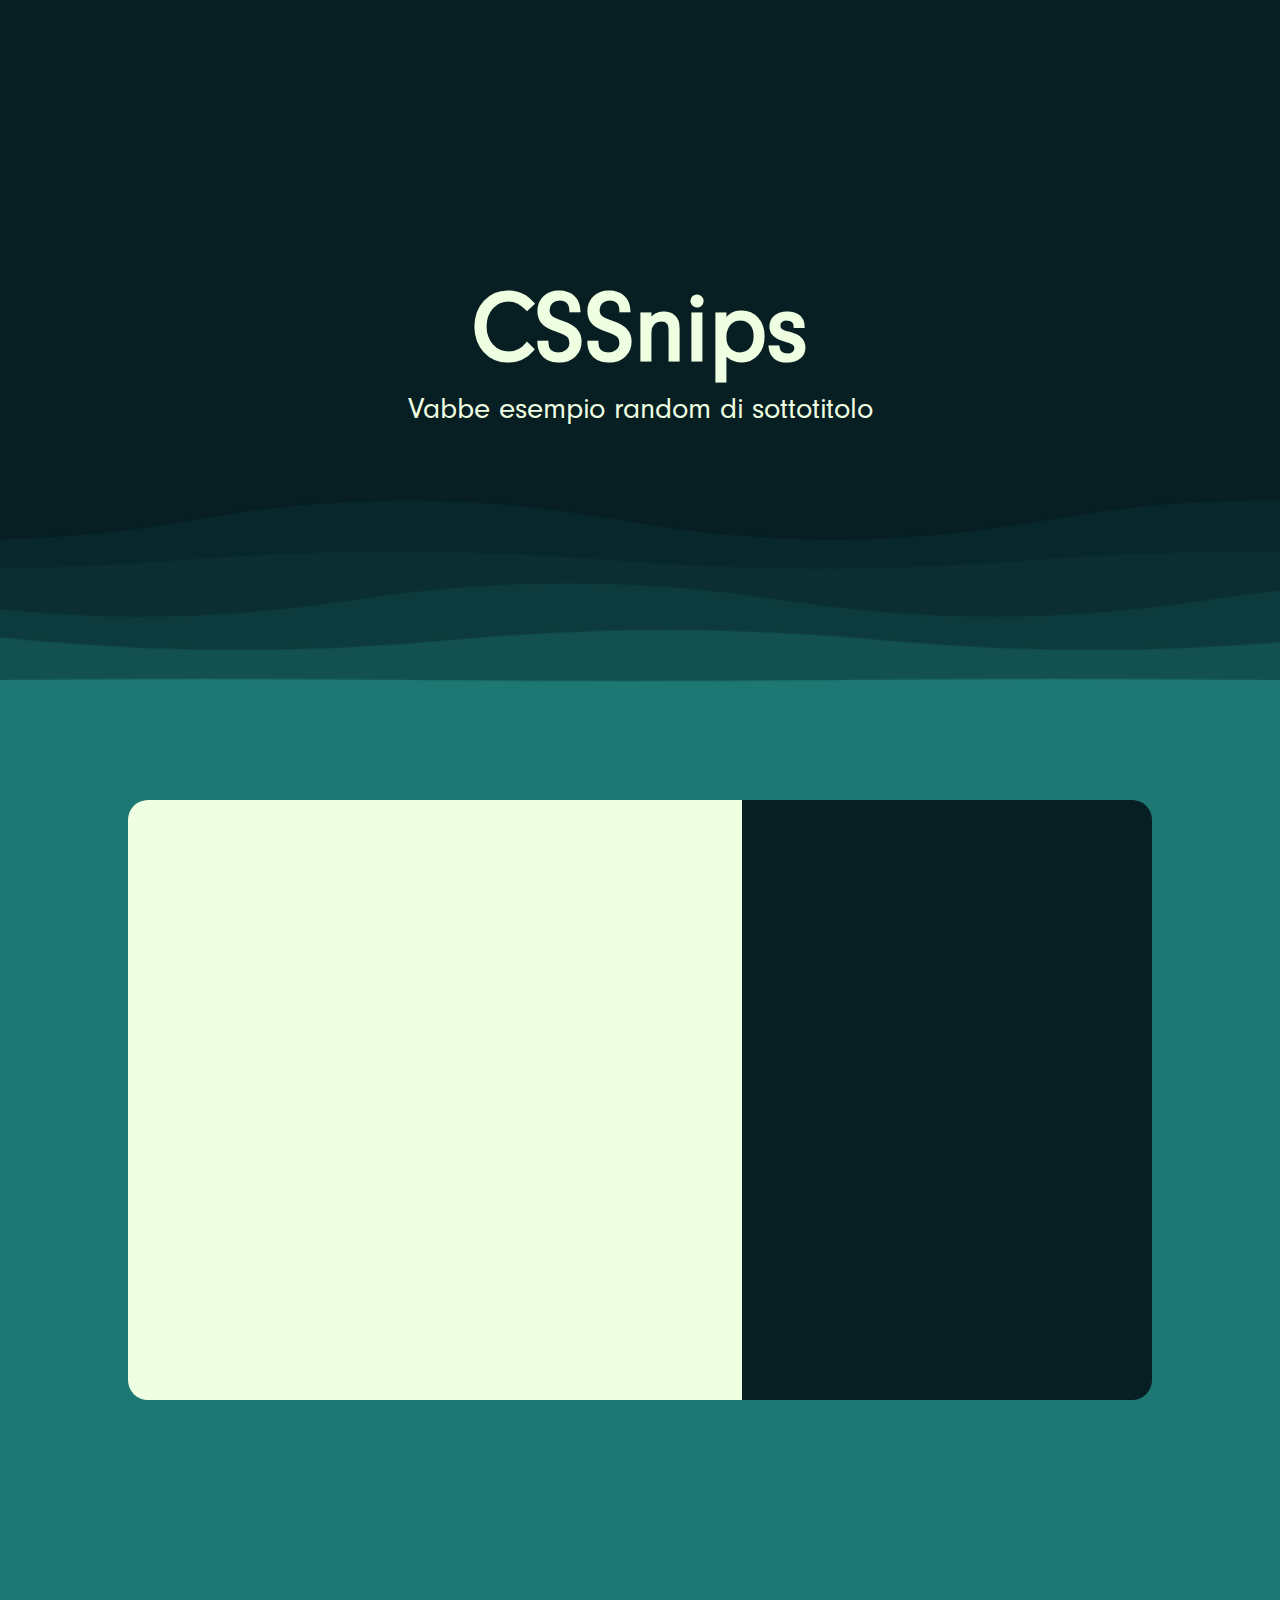
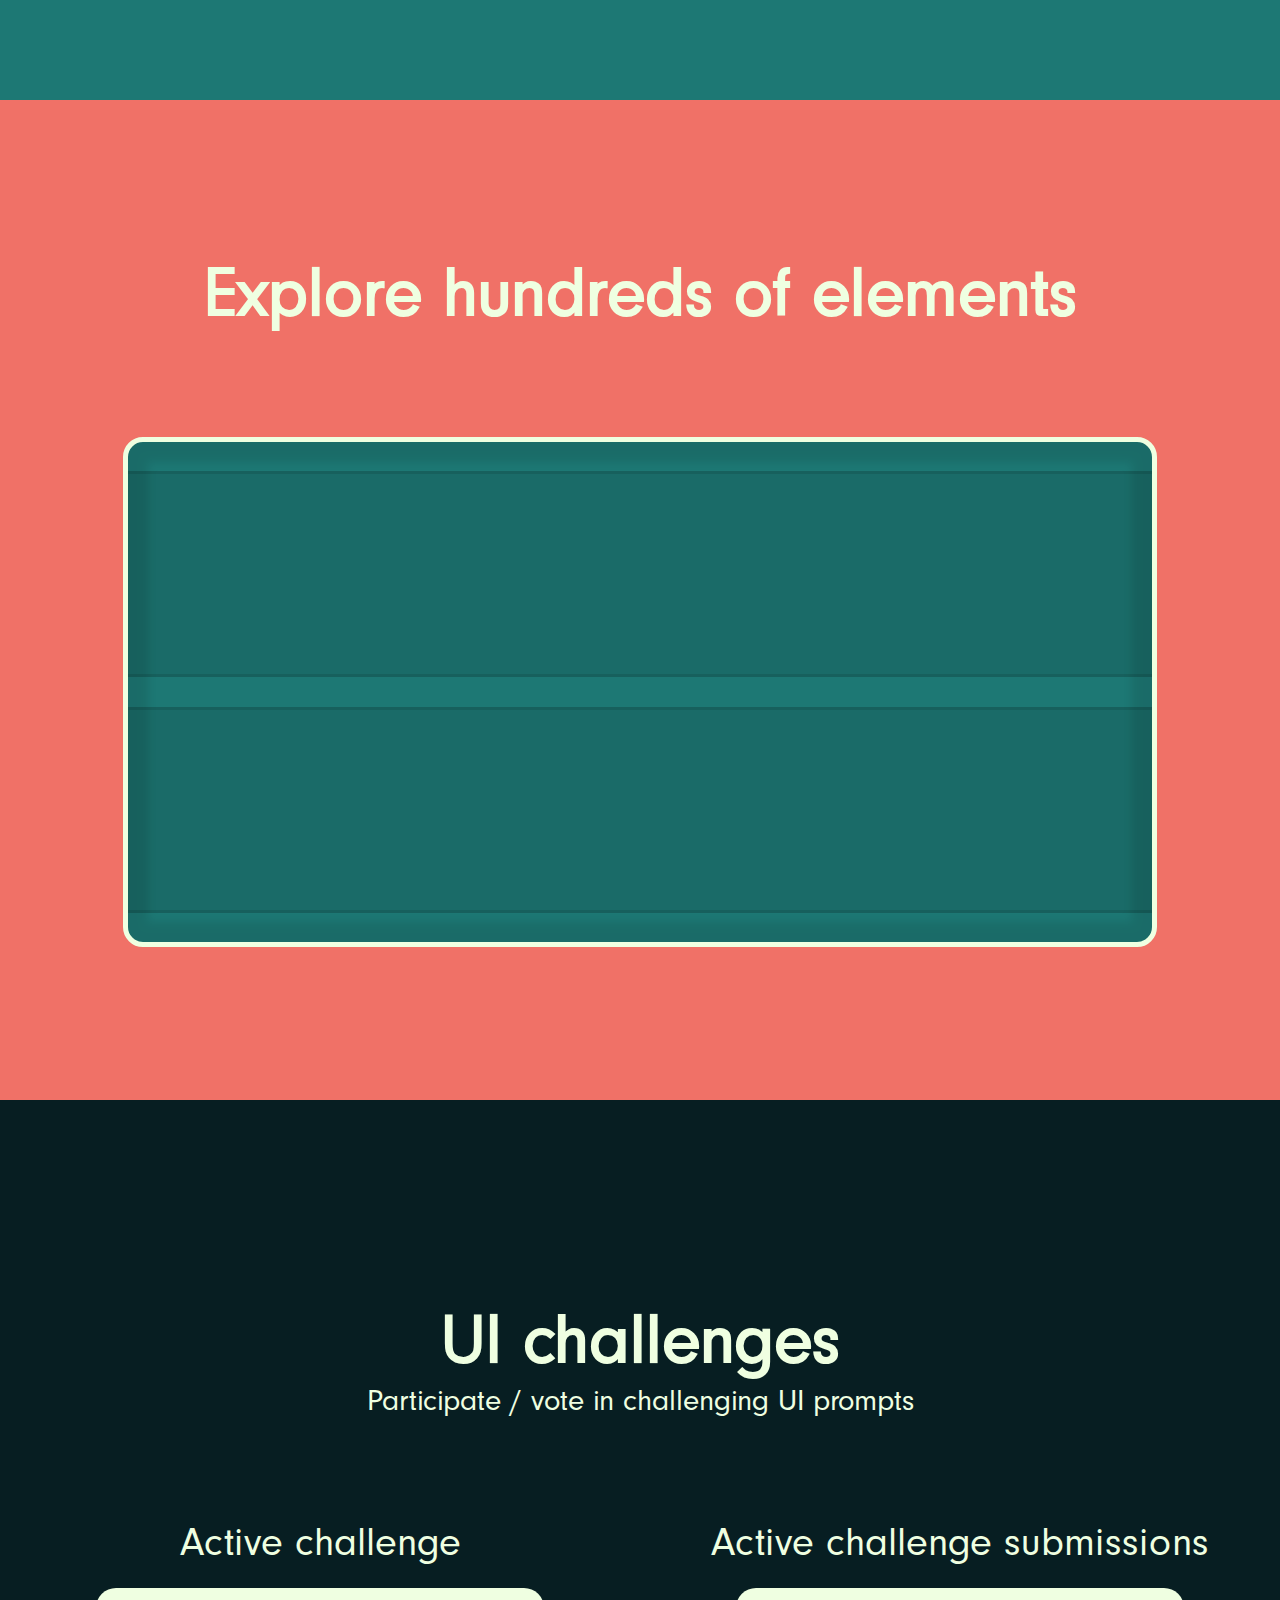
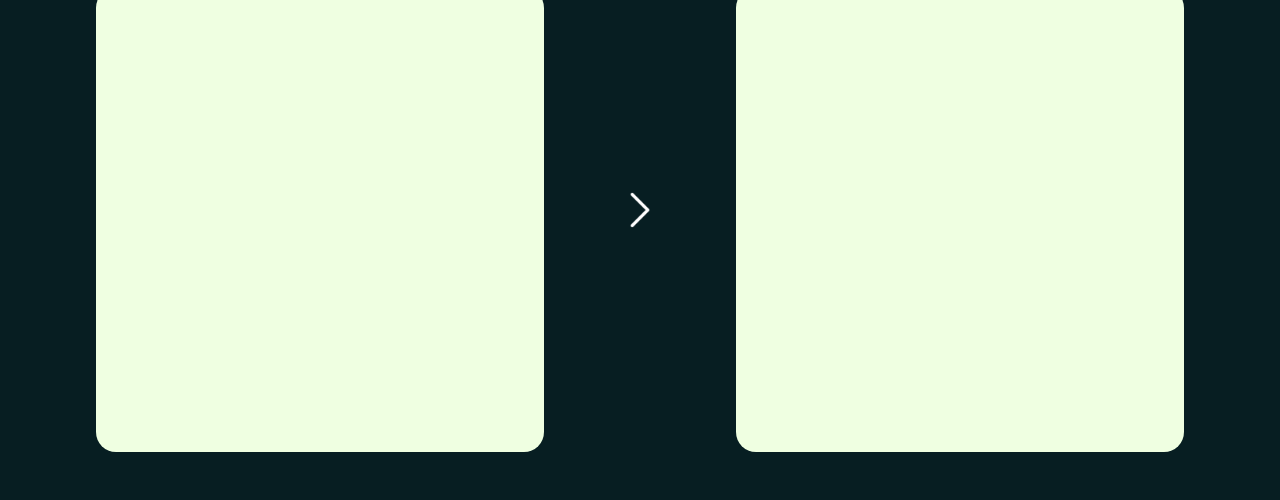
<file: index.html>
<!DOCTYPE html>
<html lang="en">

<head>
    <meta charset="UTF-8">
    <meta name="viewport" content="width=device-width, initial-scale=1.0">
    <title>CSSnips - Home</title>
    <link rel="stylesheet" href="index.css">
    <link rel="stylesheet" href="assets/NoveoSans-Book/style.css">
</head>

<body>
    <div class="first-container">
        <div class="title-container">
            <span class="title">CSSnips</span>
            <span class="subtitle">Vabbe esempio random di sottotitolo</span>
        </div>
        <canvas id="first-container-canvas"></canvas>
    </div>
    <div class="second-container">
        <div class="code-container">
            <iframe class="preview-box"></iframe>
            <div class="code-box">

            </div>
        </div>
    </div>
    <div class="third-container">
        <span class="secondary-title">Explore hundreds of elements</span>
        <div class="slideshow-container">
            <div class="slideshow"></div>
            <div class="slideshow"></div>
        </div>
    </div>
    <div class="fourth-container">
        <div class="title-container">
            <span class="secondary-title">UI challenges</span>
            <span class="secondary-subtitle">Participate / vote in challenging UI prompts</span>
        </div>
        <div class="activec">
            <div class="activec-container">
                <span class="activec-box-title">Active challenge</span>
                <div class="activec-box">
                    <span class="activec-image"></span>
                    <span class="activec-title"></span>
                </div>
            </div>
            <img src="assets/up-arrow.png" class="activec-arrow">
            <div class="activec-container">
                <span class="activec-box-title">Active challenge submissions</span>
                <div class="activec-box">

                </div>
            </div>
        </div>
    </div>
</body>
<script src="assets/scripts/title-wave2.js"></script>

</html>
</file>
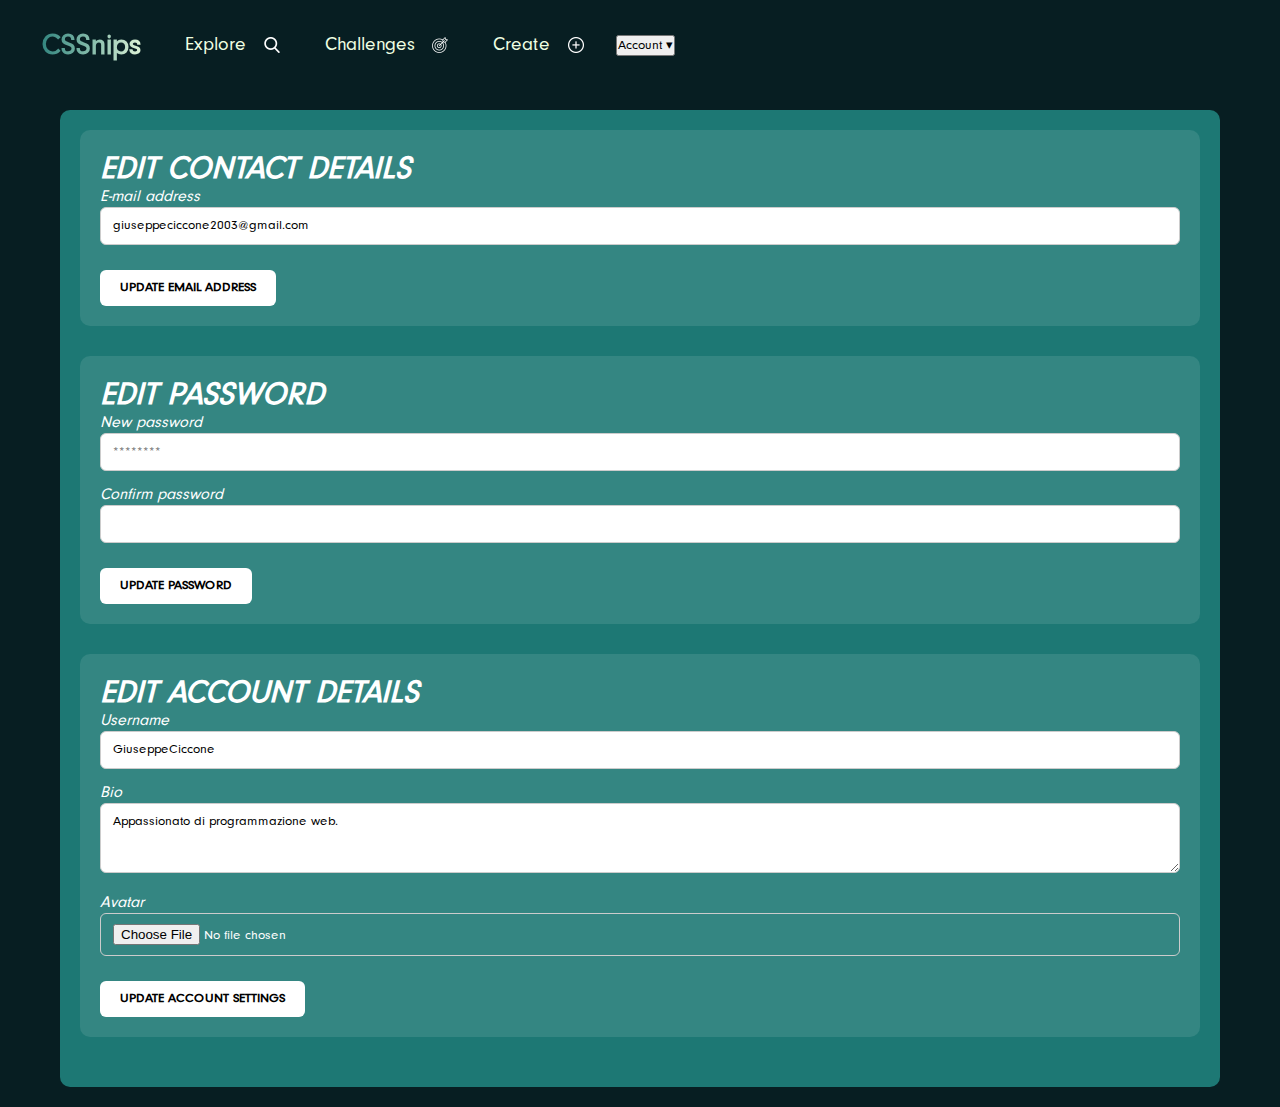
<file: account_settings.html>
<!DOCTYPE html>
<html lang="it">

<head>
  <meta charset="UTF-8">
  <meta name="viewport" content="width=device-width, initial-scale=1.0">
  <title>Account settings</title>
  <link rel="stylesheet" href="account_settings.css">
  <link rel="stylesheet" href="assets/NoveoSans-Book/style.css">
  <link rel="stylesheet" href="navbar.css">
  <script src="account_settings.js"></script>
</head>

<body>

  <header class="navbar">
    <div class="left-navbar">
        <a href="index.php" class="navbar-title">CSSnips</a>
        <button class="nbutton" onclick="location.href='explorer.php'" type="button">
            <span>Explore</span>
            <img src="assets/images/search.png" class="nicon">
        </button>
        <button class="nbutton" onclick="location.href = 'challenges.html'" type="button">
            <span>Challenges</span>
            <img src="assets/images/target.png" class="nicon">
        </button>
        <button class="nbutton" onclick="location.href = 'creator.php'" type="button">
            <span>Create</span>
            <img src="assets/images/add.png" class="nicon">
        </button>
        <div class="dropdown">
          <button class="dropbtn">Account ▾</button>
          <div class="dropdown-content">
            <a href="account.html">Account</a>
            <a href="activity.html">Activity</a>
            <a href="watchlist.html">Watchlist</a>
            <a href="account_settings.html">Account settings</a>
            <a href="logout.php">Logout</a>
          </div> 
        </div>
    </div>
  </header>

  <main class="settings-container">
    
    <var class="main_var">

      <section class="contact">
        <div class="section">
          <h1>EDIT CONTACT DETAILS</h1>
          <form id="email-form">
            <label for="email">E-mail address</label>
            <input type="email" id="email" value="giuseppeciccone2003@gmail.com">
            <span id="email-error" class="error-message"></span>
            <button class="btn" onclick="return validateEmail()">UPDATE EMAIL ADDRESS</button>
          </form>
        </div>
      </section>
      
      <section class="sectionn">
        <div class="section">
          <h1>EDIT PASSWORD</h1>
          <form id="password-form">
            <label for="new-password">New password</label>
            <input type="password" id="password" name="password" placeholder="********" />
            <span id="password-error" class="error-message"></span>
          
            <label for="confirm-password">Confirm password</label>
            <input type="password" id="confirm-password">
            <span id="confirm-error" class="error-message"></span>
          
            <button type="submit" class="btn" onclick="return validatePassword()">UPDATE PASSWORD</button>
          </form>
        </div>
      </section> 
      
      <section class="sectionn">
        <div class="section">
          <h1>EDIT ACCOUNT DETAILS</h1>
          <form id="account-form">
            <label for="username">Username</label>
            <input type="text" id="username" name="username" value="GiuseppeCiccone" />
    
            <label for="bio">Bio</label>
            <textarea id="bio" name="bio" rows="3">Appassionato di programmazione web.</textarea>
    
            <label for="fotoProfilo">Avatar</label>
            <input type="file" id="fotoProfilo" name="fotoProfilo" accept=".jpg, .jpeg" />
    
            <button type="submit" class="btn">UPDATE ACCOUNT SETTINGS</button>
          </form>
        </div>
      </section>


    </var>
  </main>
</body>
</html>
</file>
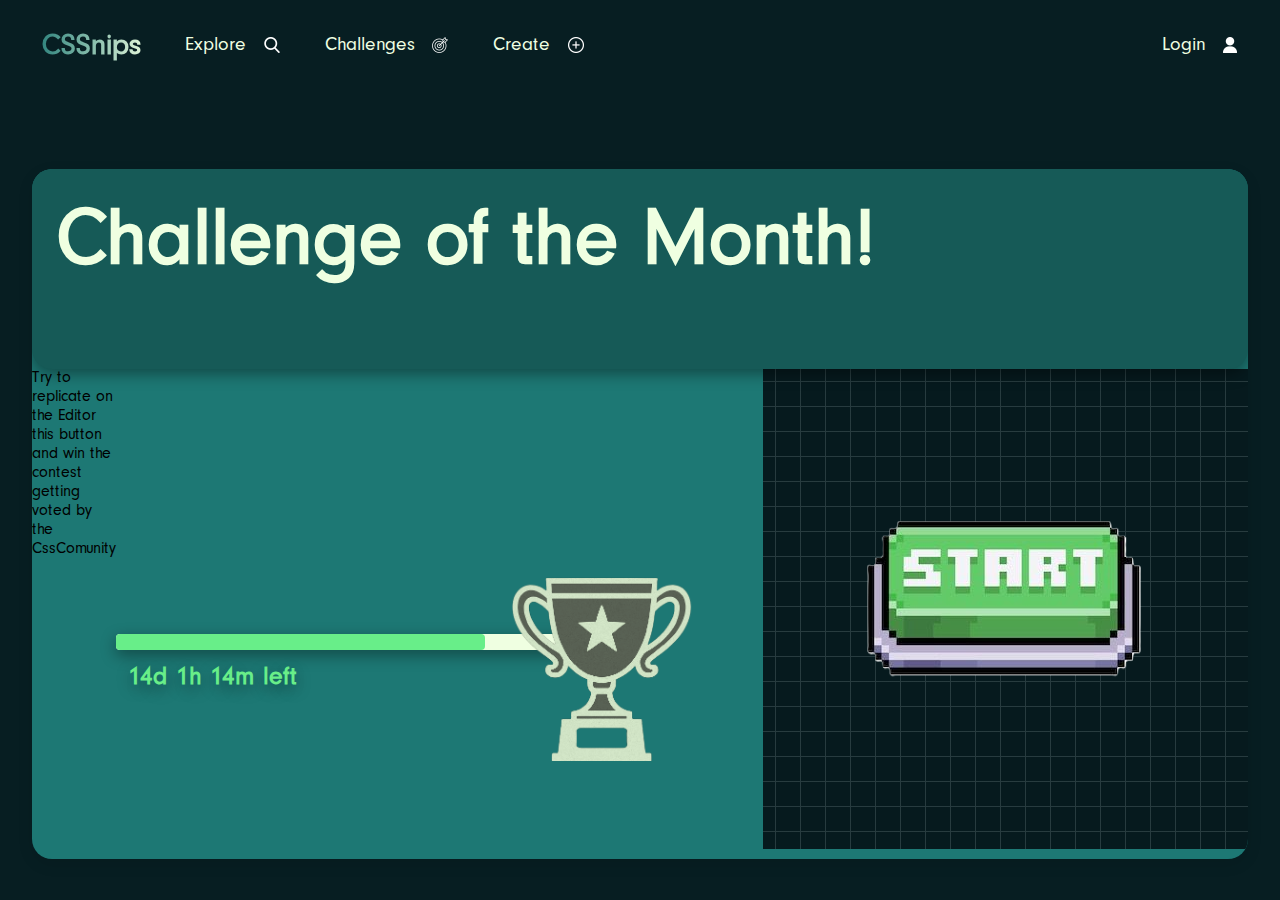
<file: challenge_selected.html>
<!DOCTYPE html>
<html lang="en">

<head>
    <meta charset="UTF-8">
    <meta name="viewport" content="width=device-width, initial-scale=1.0">
    <title>CSSnip - Challenge</title>
    <link rel="stylesheet" href="data.css">
    <link rel="stylesheet" href="assets/NoveoSans-Book/style.css">
    <link rel="stylesheet" href="challenge_selected.css">
    <link rel="stylesheet" href="navbar.css">

</head>

<body>
    <div class="navbar">
        <div class="left-navbar">
            <a href="index.php" class="navbar-title">CSSnips</a>
            <button class="nbutton" onclick="C" type="button">
                <span>Explore</span>
                <img src="assets/search.png" class="nicon">
            </button>
            <button class="nbutton" onclick="location.href = 'challenges.html'" type="button">
                <span>Challenges</span>
                <img src="assets/target.png" class="nicon">
            </button>
            <button class="nbutton" onclick="location.href = 'creator.php'" type="button">
                <span>Create</span>
                <img src="assets/add.png" class="nicon">
            </button>
        </div>
        <div class="right-navbar">
            <button class="nbutton" type="button">
                <span>Login</span>
                <img src="assets/user.png" class="nicon">
            </button>
        </div>
    </div>
    <div id="rest">
        <div class="contest-box">

            <div class="contest-info-box">
                <div class="contest-title">Challenge of the Month!</div>
                <div class="contest-subtitle">Try to replicate on the Editor this button
                    and win the contest getting voted by the CssComunity</div>
                <div class="data">
                    <div class="range">
                        <div class="fill">
                        </div>
                    </div>
                    <p class="data-days">
                        14d 1h 14m left
                    </p>
                </div>
                <img src="assets/trophy.png" class="nicon-trophy">
                <div class="contest-background-target">
                    <img src="assets/pixel_botton.png" class="nicon-target">
                </div>
            </div>

        
        </div>
        

    </div>


</body>
</file>
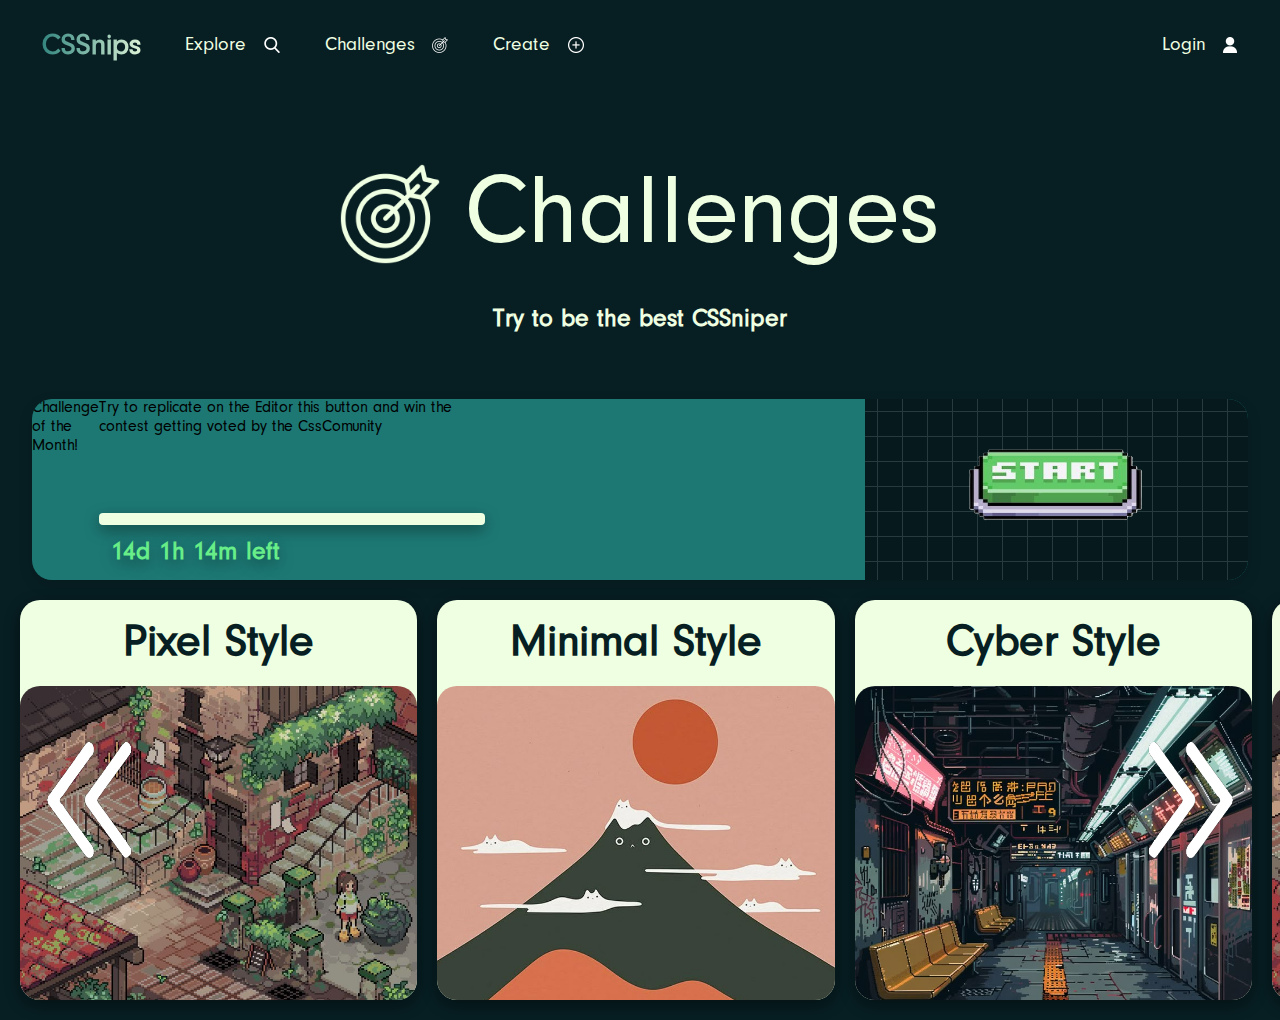
<file: challenges.html>
<!DOCTYPE html>
<html lang="en">

<head>
    <meta charset="UTF-8">
    <meta name="viewport" content="width=device-width, initial-scale=1.0">
    <title>CSSnip - Challenges</title>
    <link rel="stylesheet" href="data.css">
    <link rel="stylesheet" href="assets/NoveoSans-Book/style.css">
    <link rel="stylesheet" href="challenges.css">
    <link rel="stylesheet" href="navbar.css">

</head>

<body>
    <div class="navbar">
        <div class="left-navbar">
            <a href="index.php" class="navbar-title">CSSnips</a>
            <button class="nbutton" onclick="C" type="button">
                <span>Explore</span>
                <img src="assets/images/search.png" class="nicon">
            </button>
            <button class="nbutton" onclick="location.href = 'challenges.html'" type="button">
                <span>Challenges</span>
                <img src="assets/images/target.png" class="nicon">
            </button>
            <button class="nbutton" onclick="location.href = 'creator.php'" type="button">
                <span>Create</span>
                <img src="assets/images/add.png" class="nicon">
            </button>
        </div>
        <div class="right-navbar">
            <button class="nbutton" type="button">
                <span>Login</span>
                <img src="assets/images/user.png" class="nicon">
            </button>
        </div>
    </div>
    <div id="rest">
        <div class="first-container">
            <div class="title-container">
                <img src="assets/images/target.png" class="nicon">
                <span class="title">Challenges</span>
            </div>
            <div class="subtitle-container">
                <span class="subtitle">Try to be the best CSSniper </span>
            </div>

        </div>
        <div class="contest-box" onclick="location.href = 'challenge_selected.html' " type="button">

            <div class="contest-title">Challenge of the Month!</div>
            <div class="contest-subtitle">Try to replicate on the Editor this button
                and win the contest getting voted by the CssComunity</div>
            <div class="data">
                
                <div class="range">
                    <div class="fill">
                    </div>
                </div>
                <p class="data-days">
                    14d 1h 14m left
                </p>
            </div>
            <!-- <img src="assets/images/trophy.png" class="nicon-trophy"> -->
            <div class="contest-background-target">
                <img src="assets/images/pixel_botton.png" class="nicon-target">
            </div>

        </div>
        <div class="challenge-container">
            <img src="assets/images/scroll-arrow-left.png" id="s-left" class="scroll-button left">
            <div id="s-carosello" class="carosello">
                <div class="active-challenge-box">
                    <div class="title-active-challenge-box">Pixel Style</div>
                    <img src="assets/images/challenge-img1.jpg" class="background-active-challenge-box">
                </div>
                <div class="active-challenge-box">
                    <div class="title-active-challenge-box">Minimal Style</div>
                    <img src="assets/images/challenge-img2.jpg" class="background-active-challenge-box">
                </div>
                <div class="active-challenge-box">
                    <div class="title-active-challenge-box">Cyber Style</div>
                    <img src="assets/images/challenge-img3.jpg" class="background-active-challenge-box">
                </div>
                <div class="active-challenge-box">
                    <div class="title-active-challenge-box">Modern Style</div>
                    <img src="assets/images/challenge-img1.jpg" class="background-active-challenge-box">
                </div>
                <div class="active-challenge-box">
                    <div class="title-active-challenge-box">Medieval Style</div>
                    <img src="assets/images/challenge-img1.jpg" class="background-active-challenge-box">
                </div>
            </div>
            <img src="assets/images/scroll-arrow-right.png" id="s-right" class="scroll-button right" >
        </div>
    </div>


</body>
</file>
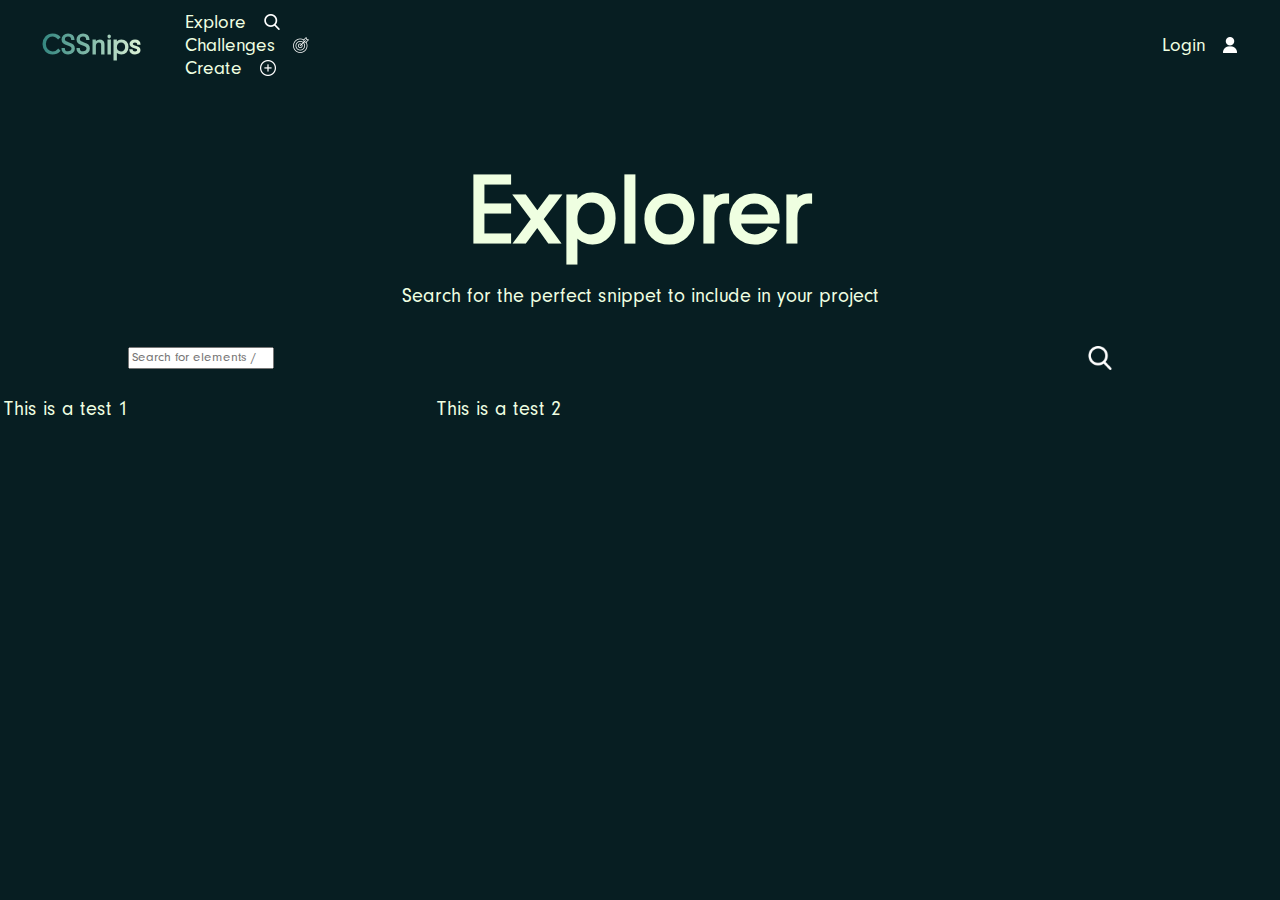
<file: explorer.html>
<!DOCTYPE html>
<html lang="en">
<head>
    <meta charset="UTF-8">
    <meta name="viewport" content="width=device-width, initial-scale=1.0">
    <title>CSSnips - Explorer</title>
    <link rel="stylesheet" href="explorer.css">
    <link rel="stylesheet" href="assets/NoveoSans-Book/style.css">
    <link rel="stylesheet" href="navbar.css">
</head>
<body>
    <div class="navbar">
        <div class="left-navbar">
            <a href="index.html" class="navbar-title">CSSnips</a>
            <div class="nbutton-div">
                <button class="nbutton" onclick="location.href='explorer.html'" type="button">
                    <span>Explore</span>
                    <img src="assets/search.png" class="nicon">
                </button>
                <button class="nbutton" onclick="location.href = 'challenges.html'" type="button">
                    <span>Challenges</span>
                    <img src="assets/target.png" class="nicon">
                </button>
                <button class="nbutton" onclick="location.href = 'test.html'" type="button">
                    <span>Create</span>
                    <img src="assets/add.png" class="nicon">
                </button>
            </div>
        </div>
        <div class="right-navbar">
            <div class="nbutton-div">
                <button class="nbutton" type="button">
                    <span>Login</span>
                    <img src="assets/user.png" class="nicon">
                </button>
            </div>
        </div>
    </div>
    <div id="rest">
        <div class="title-container">
            <span class="title">Explorer</span>
            <span class="subtitle">Search for the perfect snippet to include in your project</span>
        </div>
        <div class="search-bar">
            <input placeholder="Search for elements / tags / usernames" type="search" class="input">
            <img src="assets/search.png" class="search-icon">
        </div>
        <div class="search-output">
            <div class="output">
                <div class="preview"></div>
                <div class="info">
                    <span>This is a test 1</span>
                </div>
            </div>
            <div class="output">
                <div class="preview"></div>
                <div class="info">
                    <span>This is a test 2</span>
                </div>
            </div>
        </div>
    </div>
</body>
</html>
</file>
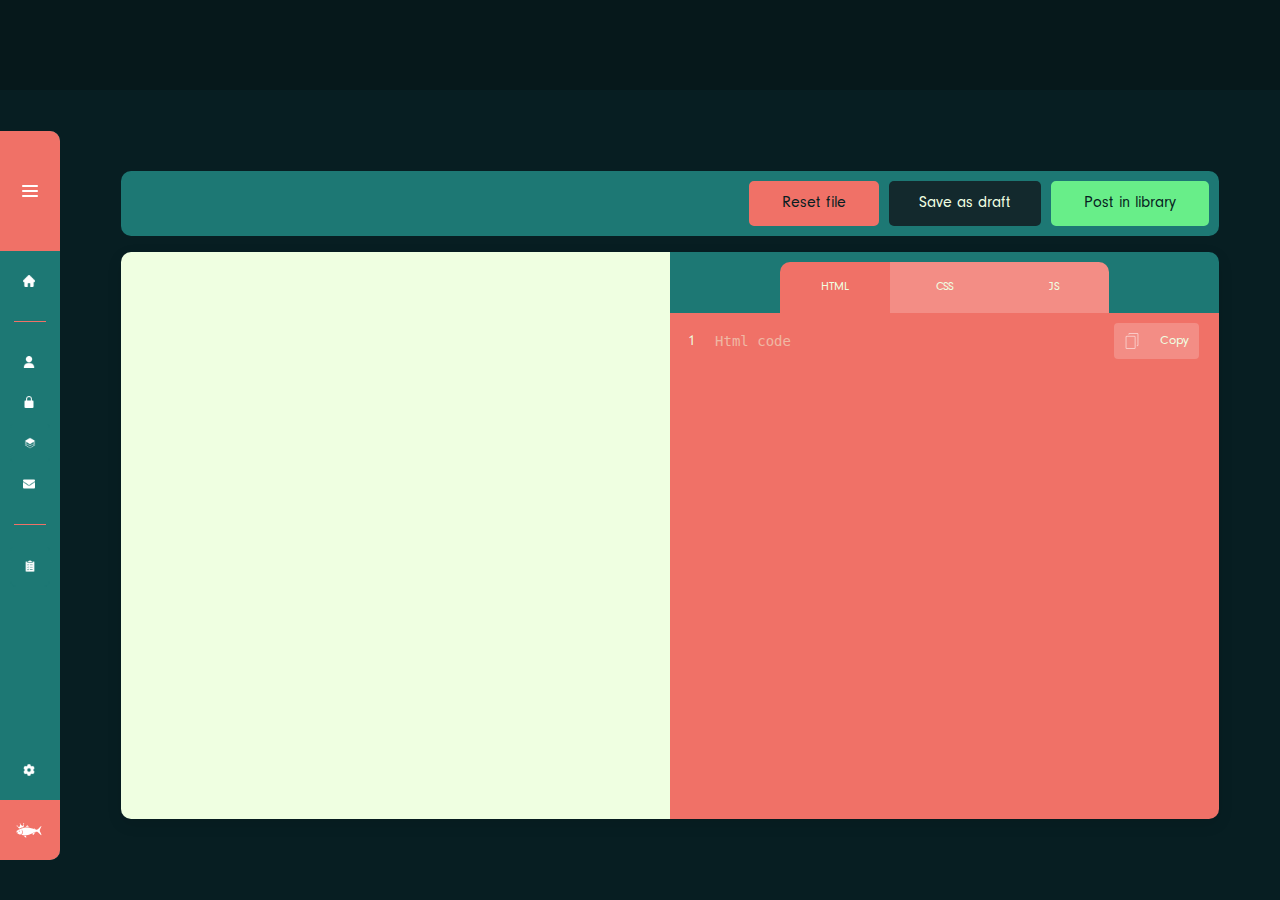
<file: test.html>
<!DOCTYPE html>
<html lang="en">

<head>
    <meta charset="UTF-8">
    <meta name="viewport" content="width=device-width, initial-scale=1.0">
    <title>CSSnip</title>
    <link rel="stylesheet" href="test.css">
    <link rel="stylesheet" href="assets/NoveoSans-Book/style.css">
    <link rel="stylesheet" href="sidebar.css">
</head>

<body>
    <div class="actions-menu">
    </div>
    <div id="rest">
        <input type="checkbox" class="sidebar-checkbox" id="sbcb" hidden>
        <div class="navigation-menu">
            <div id="sidebar" class="sidebar" onmouseenter="openNav()" onmouseleave="closeNav()">
                <div class="sidebar-header">
                    <img src="assets/menu.png" class="sidebar-header-icon">
                    <span class="sidebar-title">Titolo</span>
                </div>
                <div class="sidebar-buttons">
                    <div class="upper-buttons">
                        <button class="sbutton" onclick="location.href=''" type="button">
                            <img src="assets/home.png" class="icon">
                            <span>Home</span>
                        </button>
                        <hr>
                        <button class="sbutton">
                            <img src="assets/user.png" class="icon">
                            <span>About me</span>
                        </button>
                        <button class="sbutton" onclick="location.href='login.html'" type="button">
                            <img src="assets/lock.png" class="icon">
                            <span>Account</span>
                        </button>
                        <div class="dropdown">
                            <input type="checkbox" id="dropdown-toggle1" class="dropdown-toggle"
                                onchange="expandDropdownConent(this)">
                            <label for="dropdown-toggle1" class="sbutton label-sbutton">
                                <img src="assets/layer.png" class="icon">
                                <span>Dropdown</span>
                                <img src="assets/down-arrow.png" class="icon dropdown-icon">
                            </label>
                            <div class="dropdown-content">
                                <button class="dropdown-sbutton sbutton">
                                    <span>Dropdown 1</span>
                                </button>
                                <button class="dropdown-sbutton sbutton">
                                    <span>Dropdown 2</span>
                                </button>
                                <button class="dropdown-sbutton sbutton">
                                    <span>Dropdown 3</span>
                                </button>
                            </div>
                        </div>
                        <button class="sbutton">
                            <img src="assets/email.png" class="icon">
                            <span>Roba random</span>
                        </button>
                        <hr>
                        <div class="dropdown">
                            <input type="checkbox" id="dropdown-toggle2" class="dropdown-toggle"
                                onchange="expandDropdownConent(this)">
                            <label for="dropdown-toggle2" class="sbutton label-sbutton">
                                <img src="assets/checklist.png" class="icon">
                                <span>Checklist</span>
                                <img src="assets/down-arrow.png" class="icon dropdown-icon">
                            </label>
                            <div class="dropdown-content">
                                <button class="dropdown-sbutton sbutton">
                                    <span>1</span>
                                </button>
                                <button class="dropdown-sbutton sbutton">
                                    <span>2</span>
                                </button>
                                <button class="dropdown-sbutton sbutton">
                                    <span>3</span>
                                </button>
                                <button class="dropdown-sbutton sbutton">
                                    <span>4</span>
                                </button>
                                <button class="dropdown-sbutton sbutton">
                                    <span>5</span>
                                </button>
                                <button class="dropdown-sbutton sbutton">
                                    <span>6</span>
                                </button>
                                <button class="dropdown-sbutton sbutton">
                                    <span>7</span>
                                </button>
                                <button class="dropdown-sbutton sbutton">
                                    <span>8</span>
                                </button>
                            </div>
                        </div>
                    </div>
                    <div class="lower-buttons">
                        <button class="sbutton">
                            <img src="assets/settings.png" class="icon">
                            <span>Settings</span>
                        </button>
                    </div>
                </div>
                <div class="sidebar-footer">
                    <img src="assets/salmone3.svg" class="sidebar-footer-icon">
                    <span class="footer-text">Made by <i>reSalmone</i></span>
                </div>
            </div>
        </div>
        <div id="content">
            <div class="snippet-page">
                <div class="snippet-action-bar">
                    <div class="action-buttons-container">
                        <button class="action-button" id="action-reset">Reset file</button>
                        <button class="action-button">Save as draft</button>
                        <button class="action-button" id="action-post">Post in library</button>
                    </div>
                </div>
                <div class="snippet-container">
                    <iframe id="output" class="output-container">

                    </iframe>
                    <div class="code-container">
                        <div class="code-buttons">
                            <div class="lang-buttons-container">
                                <button class="lang-button" id="html-button" onclick="switchLang('html')">HTML</button>
                                <button class="lang-button" id="css-button" onclick="switchLang('css')">CSS</button>
                                <button class="lang-button" id="js-button" onclick="switchLang('js')">JS</button>
                            </div>
                        </div>
                        <div class="code-div">
                            <button class="copy-button" onclick="copyToClipboard();">
                                <img src="copy.png" class="copy-icon">
                                <span id="copy-span">Copy</span>
                            </button>
                            <div class="line-numbers" id="line-numbers">
                                <div>1</div>
                            </div>
                            <textarea class="input-area" id="html-area" oninput="updateLines(this); displayCode()"
                                onscroll="syncScroll(this);" onkeydown="insertTab(event, this)" spellcheck="false"
                                placeholder="Html code"></textarea>
                            <textarea class="input-area" id="css-area" oninput="updateLines(this); displayCode();"
                                onscroll="syncScroll(this);" onkeydown="insertTab(event, this)" spellcheck="false"
                                placeholder="Css code"></textarea>
                            <textarea class="input-area" id="js-area" oninput="updateLines(this); displayCode();"
                                onscroll="syncScroll(this);" onkeydown="insertTab(event, this)" spellcheck="false"
                                placeholder="JavaScript code"></textarea>
                        </div>
                    </div>
                </div>
            </div>
        </div>
    </div>
</body>
<script>
    function openNav() {
        let sbcb = document.getElementById("sbcb");
        sbcb.checked = true;
        let content = document.getElementById("content");
        content.classList.add('darkened');
    }
    function closeNav() {
        let sbcb = document.getElementById("sbcb");
        sbcb.checked = false;
        let content = document.getElementById("content");
        content.classList.remove('darkened');
    }
    function expandDropdownConent(checkbox) {
        let dropdown = checkbox.nextElementSibling.nextElementSibling;
        if (checkbox.checked) {
            dropdown.style.maxHeight = dropdown.scrollHeight + "px";
        } else {
            dropdown.style.maxHeight = 0 + "px";
        }
    }
</script>
<script>
    var currentLang = "html";
    function copyToClipboard() {
        const areas = {
            html: document.getElementById('html-area'),
            css: document.getElementById('css-area'),
            js: document.getElementById('js-area')
        };

        navigator.clipboard.writeText(areas[currentLang].value);

        let copySpan = document.getElementById("copy-span");
        if (copySpan.innerText === "Copy") {
            copySpan.innerText = "Copied";
            setTimeout(function () {
                copySpan.innerText = "Copy";
            }, 1000);
        }
    }

    function displayCode() {
        const html = document.getElementById('html-area').value;
        const css = document.getElementById('css-area').value;
        const js = document.getElementById('js-area').value;

        const completeDocument = `
            <!DOCTYPE html>
            <html>
            <head>
              <link rel="stylesheet" href="assets/NoveoSans-Book/style.css">
              <style>
                * {
                    font-family: "Noveo Sans";
                }
                body {
                    display: flex;
                    align-items: center;
                    justify-content: center;
                    height: 100vh;
                    margin: 0;
                }
                ${css}
              </style>
            </head>
            <body>
              ${html}
              <script>
                ${js}
              <\/script>
            </body>
            </html>
        `;

        let output = document.getElementById("output");
        output.srcdoc = completeDocument;
    }

    function insertTab(e, textArea) {
        if (e.key === 'Tab') {
            e.preventDefault();

            const start = textArea.selectionStart;
            const end = textArea.selectionEnd;

            textArea.value = textArea.value.substring(0, start) + '\t' + textArea.value.substring(end);
            textArea.selectionStart = textArea.selectionEnd = start + 1;
        }
    }

    const lineNumbers = document.getElementById('line-numbers');

    function updateLines(area) {
        const lines = area.value.split('\n').length;
        lineNumbers.innerHTML = '';
        for (let i = 1; i <= lines; i++) {
            const line = document.createElement('div');
            line.textContent = i;
            lineNumbers.appendChild(line);
        }
    }

    function syncScroll(area) {
        lineNumbers.scrollTop = area.scrollTop;
    }

    function switchLang(lang) {
        currentLang = lang;
        const areas = {
            html: document.getElementById('html-area'),
            css: document.getElementById('css-area'),
            js: document.getElementById('js-area')
        };

        const buttons = {
            html: document.getElementById('html-button'),
            css: document.getElementById('css-button'),
            js: document.getElementById('js-button')
        };

        Object.keys(areas).forEach(type => {
            areas[type].style.display = 'none';
            buttons[type].classList.remove('active');
        });

        if (areas[lang] && buttons[lang]) {
            areas[lang].style.display = 'block';
            buttons[lang].classList.add('active');
            updateLines(areas[lang]);
            syncScroll(areas[lang]);
        }
    }
    switchLang("html");
</script>
</html>
</file>
<file: index.css>
* {
    font-family: "Noveo Sans";
}

body {
    display: flex;
    flex-direction: column;
    margin: 0;
    text-align: center;
}

.first-container {
    height: 500px;
    width: 100%;
    display: flex;
    flex-direction: column;
    align-items: center;
    justify-content: center;
    background: #071E22;
    position: relative; /*this is so that the canvas can be absolute*/
}

.title-container {
    margin-top: 200px;
    display: flex;
    flex-direction: column;
    align-items: center;
    justify-content: center;
}

.title {
    color: #efffe1;
    font-size: 100px;
    margin: 0;
    font-weight: bold;
}

.subtitle {
    color: #efffe1;
    font-size: 30px;
    margin: 0;
}

#first-container-canvas {
    position: absolute;
    left: 0;
    bottom: -200px; /*make it stick out of the parent*/
    height: 200px;
    width: 100%;
}

.second-container {
    height: 1200px;
    width: 100%;
    display: flex;
    flex-direction: column;
    align-items: center;
    background: #1D7874;
}

.code-container {
    height: 600px;
    width: 80%;
    display: flex;
    flex-direction: row;
    border-radius: 20px;
    margin-top: 300px;
    overflow: hidden;
    top:0;
}

.preview-box {
    background: #efffe1;
    width: 60%;
    height: 100%;
    outline: 0;
    border: 0;
}

.code-box {
    background: #071E22;
    height: 100%;
    width: 40%;
}

.third-container {
    height: 1000px;
    width: 100%;
    display: flex;
    flex-direction: column;
    align-items: center;
    justify-content: center;
    background: #F07167;
    gap: 100px;
    overflow: hidden;
}

.secondary-title {
    color: #efffe1;
    font-size: 70px;
    margin: 0;
    font-weight: bold;
}

.secondary-subtitle {
    color: #efffe1;
    font-size: 30px;
    margin: 0;
}

.slideshow-container {
    width: 80%;
    height: 50%;
    background: #1D7874;
    border-radius: 20px;
    border: 5px solid #efffe1;
    display: flex;
    flex-direction: column;
    justify-content: space-evenly;
    box-shadow: inset 0 0 10px 20px rgba(0, 0, 0, .1);
    overflow: hidden;
}

.slideshow {
    margin-left: -50%;
    width: 200%;
    height: 40%;
    background: rgba(0, 0, 0, .1);
    border: 3px solid rgba(0, 0, 0, .1);
}

.fourth-container {
    height: 1000px;
    width: 100%;
    display: flex;
    flex-direction: column;
    align-items: center;
    background: #071E22;
    gap: 100px;
    overflow: hidden;
}

.activec {
    height: 100%;
    width: 100%;
    display: flex;
    flex-direction: row;
    justify-content: space-evenly;
}

.activec-container {
    width: 50%;
    height: 100%;
    display: flex;
    flex-direction: column;
    align-items: center;
    gap: 20px;
}

.activec-box-title {
    color: #efffe1;
    font-size: 40px;
    margin: 0;
}

.activec-box {
    width: 70%;
    height: 80%;
    background: #efffe1;
    overflow: hidden;
    border-radius: 20px;
    display: flex;
    flex-direction: column;
    align-items: center;
    gap: 20px;
}

.activec-arrow {
    position: absolute;
    width: 50px;
    height: 50px;
    pointer-events: none;
    user-select: none;
    filter: brightness(0) invert(1);
    align-self: center;
    rotate: 90deg;
}
</file>
<file: assets/NoveoSans-Book/style.css>
@font-face {
    font-family: 'Noveo Sans';
    src: local('Noveo Sans Book'), local('Noveo-Sans-Book'),
        url('NoveoSans-Book.woff2') format('woff2'),
        url('NoveoSans-Book.woff') format('woff'),
        url('NoveoSans-Book.ttf') format('truetype');
    font-weight: normal;
    font-style: normal;
  }
</file>
<file: account_settings.css>
@import './data.css';
* {
  box-sizing: border-box;
  margin: 0;
  padding: 0;
  font-family: 'Noveo Sans', sans-serif;
}

body {
  background-color: var(--color1);
  color: white;
}

.settings-container {
  max-width: 1200px;
  margin: 0 auto;
  padding: 20px;
}

.main_var {
  padding: 20px;
  background-color: var(--color2);
  display: flex;
  flex-direction: column;
  border-radius: 10px;
}

h2,
.section h1,
label {
  color: white;
}

.section {
  margin-bottom: 30px;
  background-color: var(--color2-brighter);
  padding: 20px;
  border-radius: 10px;
}

input[type="email"],
input[type="password"],
input[type="text"],
input[type="file"],
textarea {
  width: 100%;
  padding: 10px 12px;
  margin-bottom: 15px;
  border: 1px solid #ccc;
  border-radius: 6px;
  transition: border 0.3s;
}

input:focus,
textarea:focus {
  outline: none;
  border-color: #7a82ff;
}

textarea {
  resize: vertical;
}

.btn {
  background-color: white;
  color: black;
  padding: 10px 20px;
  border: none;
  border-radius: 6px;
  cursor: pointer;
  font-weight: bold;
  transition: background 0.3s;
  margin-top: 10px;
}

.btn:hover {
  background-color: var(--color1-brighter);
  color: white;
}

input.error {
  border: 2px solid red;
}

.error-message {
  color: red;
  font-size: 0.85rem;
  margin-top: -10px;
  margin-bottom: 10px;
  display: block;
}

.profilo-container {
    max-width: 1200px;
    margin: 0 auto;
    padding: 20px;
}

.main_var {
  padding: 20px;
  background-color: var(--color2);
  display: flex;
  flex-direction: column;
  border-radius: 10px;
}

.profilo-info {
  display: flex;
  justify-content: center;
  align-items: center;
  text-align: center;
  flex-direction: column;
  padding: 20px;
  background-color: var(--color2-brighter);
  border-radius: 10px;
  box-shadow: 0 4px 8px rgba(0, 0, 0, 0.1);
}

.profilo-info h2 {
  font-size: 24px;
  margin-bottom: 20px;
}
</file>
<file: navbar.css>
@import './data.css';

#rest {
    min-height: calc(100vh - 90px);
    transition: .3s;
}

.navbar {
    position: sticky;
    display: flex;
    flex-direction: row;
    justify-content: space-between;
    height: 90px;
    background: var(--color1);
    left: 0;
    top: 0;
    right: 0;
    z-index: 2;
    overflow: visible;
}

.navbar .left-navbar,
.navbar .right-navbar {
    height: 100%;
    display: flex;
    flex-direction: row;
    align-items: center;
    padding: 0.6rem;
    gap: 1.2rem;
    margin: 0 1.2rem;
    min-width: 0;
}

.left-navbar .navbar-title {
    font-size: 1.9rem;
    font-weight: bold;
    text-align: center;
    text-decoration: none;
    margin: 0;
    overflow: hidden;
    padding: 0 1vw;
    background: linear-gradient(to right, var(--color2), var(--color4));
    background-clip: text;
    color: transparent;
}

.nbutton {
    outline: 0;
    border: 0;
    border-radius: 5px;
    background: transparent;
    color: var(--color4);
    height: 60%;
    text-align: center;
    cursor: pointer;
    transition: background-color .1s;
    gap: 0.6rem;
    display: flex;
    flex-direction: row;
    align-items: center;
    justify-content: flex-start;
    overflow: hidden;
    padding: 0 1vw;
}

.nbutton .nicon,
.login-icon {
    width: 1rem;
    height: 1rem;
    margin-left: 0.5rem;
    pointer-events: none;
    user-select: none;
    filter: brightness(0) invert(1);
}

.nbutton:hover {
    background-color: rgba(255, 255, 255, 0.1);
}

.nbutton:hover:active {
    background-color: rgba(255, 255, 255, 0.2);
}

.nbutton span {
    font-size: 1.2rem;
}


.dropdown-content {
    position: absolute;
    background-color: var(--color1-bright);
    right: 0;
    border-bottom-right-radius: 5px;
    border-bottom-left-radius: 5px;
    z-index: 1;
    overflow: hidden;
    top: 100%;
    width: 100%;
    opacity: 0;
    transition: .1s;
    max-height: 0;
}

.dropdown-content a {
    color: var(--color4);
    padding: 0.6rem;
    text-decoration: none;
    display: block;
    font-size: 1rem;
}

.dropdown-content a:hover {
    background-color: var(--color1-brighter);
}

#dropdown-nbutton {
    position: relative;
    overflow: visible;
    padding: 0 3vw;
    margin-right: 0.6rem;
}

#dropdown-nbutton:hover {
    border-bottom-right-radius: 0;
    border-bottom-left-radius: 0;
}

#dropdown-nbutton:hover .dropdown-content {
    max-height:fit-content;
    opacity: 1;
}
</file>
<file: data.css>
* {
    font-family: "Noveo Sans";
    --color1: #071E22;
    --color1-bright: color-mix(in srgb, var(--color1) 95%, white);
    --color1-brighter: color-mix(in srgb, var(--color1) 90%, white);
    --color1-dark: color-mix(in srgb, var(--color1) 80%, black);

    --color2: #1D7874;
    --color2-bright: color-mix(in srgb, var(--color2) 95%, white);
    --color2-brighter: color-mix(in srgb, var(--color2) 90%, white);
    --color2-darker: color-mix(in srgb, var(--color2) 80%, black);

    /*inutile pe adesso - se se trova uno bello usa il 3 come colori del blocco codice e cazzi*/
    --color3: #071E22;
    /* #5C0029 violetto dark - #3d3d3d grigio - #632340 violetto */
    --color3-bright: color-mix(in srgb, var(--color3) 90%, white);
    --color3-brighter: color-mix(in srgb, var(--color3) 80%, white);
    --color3-darker: color-mix(in srgb, var(--color3) 90%, black);

    --color4: #efffe1;
    --color4-placeholder: color-mix(in srgb, var(--color4) 50%, transparent);
    --color4-dark: color-mix(in srgb, var(--color4) 90%, black);
    --color4-darker: color-mix(in srgb, var(--color4) 80%, black);

    --color5: #F07167;
    /*#F07167*/
    --color5-bright: color-mix(in srgb, var(--color5) 90%, white);
    --color5-brighter: color-mix(in srgb, var(--color5) 80%, white);
    --color5-darker: color-mix(in srgb, var(--color5) 80%, black);
    --color5-placeholder: color-mix(in srgb, var(--color5) 75%, transparent);

    --color6: #68ee89;
    --color6-placeholder: color-mix(in srgb, var(--color6) 75%, transparent);

    box-sizing: border-box;
    margin: 0;
}
</file>
<file: challenge_selected.css>
@import './data.css';

#rest {
    display: flex;
    flex-direction: row;
    align-items: center;
    justify-content: center;
    background-color: var(--color1);
}
.contest-box {
    margin-top: 3%;
    background: var(--color2);
    width: 95%;
    border-radius: 20px;
    display: flex;
    flex-direction: column;
    align-items: center;
    justify-content: center;
    box-shadow: rgb(0, 0, 0, 0.1) 0px 5px 15px;
    overflow: hidden;
    
}

.contest-info-box {
    width: 100%;
    display: grid;
    grid-template: 
            'a a a a a'1fr
            '. b b c c'1fr
            '. d e c c'0.75fr
            '. f g c c'0.4fr/0.1fr 1fr 1fr 0.75fr 0.75fr;
    padding-bottom: 10px;;
}

.contest-title {
    grid-area: a;
    color: var(--color4);
    font-size: 80px;
    font-weight: bold;
    padding: 1.5rem;
    border-radius: 20px;
    background-color: color-mix(in srgb, var(--color2) 75%, black);
    box-shadow: rgba(0, 0, 0, 0.394) 0px 5px 15px;
    z-index: 1;

}

.contest-content {
    grid-area: b;
    justify-self: center;
    align-self: center;
    display: flex;
    flex-direction: column;
    flex-wrap: wrap;
    align-items: start;
    justify-items: center;
    gap:10px;
}

.contest-content-title{
    color: color-mix(in srgb, var(--color2-darker) 30%, black);
    font-size: 30px;
    font-weight: bold;

}

.contest-content-subtitle{
    color: color-mix(in srgb, var(--color2) 30%, black);
    font-size: 20px;
    font-weight: bold;

}


.contest-background-target {

    grid-area: c;
    --s: 50px;
    width: 100%;
  height: 100%;
  --color: color-mix(in srgb, var(--color1) 87%, white);
  background-color: color-mix(in srgb, var(--color1) 87%, black);
  background-image: linear-gradient(0deg, transparent 24%, var(--color) 25%, var(--color) 26%, transparent 27%,transparent 74%, var(--color) 75%, var(--color) 76%, transparent 77%,transparent),
      linear-gradient(90deg, transparent 24%, var(--color) 25%, var(--color) 26%, transparent 27%,transparent 74%, var(--color) 75%, var(--color) 76%, transparent 77%,transparent);
  background-size: var(--s) var(--s);

    display:grid;
    align-items: center;
    justify-items: center;

}
.data{
    grid-area:d;
    align-self: center;
    justify-items: start;

}

.data .range {
    position: relative;
    background-color: var(--color4);
    width: 150%;
    height: 1rem;
    border-radius: 0.25rem;
    box-shadow: rgba(0, 0, 0, 0.394) 0px 5px 15px;
}

.data .range .fill {

    position: absolute;
    top: 0;
    left: 0;
    background-color: var(--color6);
    width: 76%;
    height: 100%;
    border-radius: 0.25rem;
}
.data-days {
    color: var(--color6);
    font-size: 25px;
    padding-left: 3%;
    font-weight: bold;
    padding: 0.75rem;
    justify-self: start;
    text-shadow: rgba(0, 0, 0, 0.394) 0px 5px 15px;
}

.actions-button {
    grid-area: f;
    align-self: center;
    justify-self: start;
    outline: 0;
    border: 0;
    background: var(--color5);
    color: var(--color4);
    border-radius: 5px;
    padding: 20px;
    cursor: pointer;
    font-size: 20px;
    display: flex;
    flex-direction: row;
    align-items: center;
    gap: 10px;
    box-shadow: rgba(0, 0, 0, 0.394) 0px 5px 15px;
}
.actions-button:hover {
    background: var(--color5-darker);
}
.actions-button:active {
    background: var(--color5-darker);
}

.actions-svg {
    top: 0;
    left: 0;
    height: 20px;
    width: 20px;
}
.data-views-checkmark {
    grid-area: g;
    align-self: center;
    justify-self: center;
    top: 0;
    left: 0;
    height: 24px;
    width: 24px;
    transition: 100ms;
    stroke: var(--color4);
}


.nicon-target {
    overflow: hidden;
}

.nicon-trophy {
    grid-area: e;
    align-self: center;
    justify-self: center;
    width: 200px;
    height: 200px;
    filter: saturate(100%) invert(90%) sepia(3%) saturate(1327%) hue-rotate(54deg) brightness(109%) contrast(102%);
    padding: 0.5rem;
}


.challenge-container {
    background: color-mix(in srgb, var(--color2) 75%, black);
    width: 100%;
    height: 100%;
    border-radius: 20px;
    box-shadow: rgb(0, 0, 0, 0.1) 0px 5px 15px;
    
}
.carosello {
    width: 100%;
    padding: 2%;
    gap: 2%;
    display: grid;
    grid-template-columns: repeat(3, 1fr);
    
}

.active-challenge-box {
    background: var(--color4);
    overflow: hidden;
    border-radius: 20px;
    flex: 0 0 calc(100% / 3 - 1rem);
    min-width: calc(100% / 3);
    height:400px;
    box-shadow: rgba(0, 0, 0, 0.394) 0px 5px 15px;
    padding: 10px;
    display: flex;
    align-items: center;
    flex-direction: column;
    transition: background-color .1s;
    cursor: pointer;
}

.active-challenge-box:hover{
    background-color: color-mix(in srgb, var(--color4) 85%, black);
    transform: translateY(4px);
    transition:transform .2s;
}
</file>
<file: challenges.css>
@import './data.css';

#rest {
    display: flex;
    flex-direction: column;
    align-items: center;
    background-color: var(--color1);
}

.first-container {
    width: 100%;
    display: flex;
    flex-direction: column;
    justify-content: center;
    background: var(--color1);
    padding-top: 5%;
    gap: 30px;
}

.title-container {
    display: flex;
    flex-direction: row;
    align-items: center;
    justify-content: center;
    gap: 25px;
}

.title {
    color: var(--color4);
    font-size: 100px;
    margin: 0;
}

.subtitle-container {
    display: flex;
    flex-direction: column;
    align-items: center;
    justify-content: center;
}

.subtitle {
    color: var(--color4);
    font-size: 25px;
    margin: 0;
    font-weight: bold;
}

.nicon {
    align-self: center;
    width: 100px;
    height: 100px;
    filter: brightness(0) saturate(100%) invert(90%) sepia(3%) saturate(1327%) hue-rotate(54deg) brightness(109%) contrast(102%);
}

.nicon-trophy {
    grid-area: e;
    align-self: center;
    justify-self: center;
    width: 115px;
    height: 115px;
    filter: saturate(100%) invert(90%) sepia(3%) saturate(1327%) hue-rotate(54deg) brightness(109%) contrast(102%);
    padding: 0.5rem;
}

.data{
    grid-area:d;
    align-self: center;
    justify-self:start;

}

.data .range {
    position: relative;
    background-color: var(--color4);
    width: 200%;
    height: 0.75rem;
    border-radius: 0.25rem;
    box-shadow: rgba(0, 0, 0, 0.394) 0px 5px 15px;

}

.data .range .fill {
    position: absolute;
    top:0;
    left:0;
    background-color: var(--color6);
    height: 100%;
    border-radius: 0.25rem;
}

.data-days {
    color: var(--color6);
    font-size: 25px;
    padding-left: 3%;
    font-weight: bold;
    padding: 0.75rem;
    justify-self: start;
    text-shadow: rgba(0, 0, 0, 0.394) 0px 5px 15px;
}

.nicon-target {
    align-self: center;
    justify-self: center;
    width: 50%;
    height: 50%;
    overflow: hidden;


}

.contest-box {
    background: var(--color2);
    width: 95%;
    border-radius: 20px;
    margin-top: 5%;
    display: grid;
    grid-template: 
            'a a a c c'1fr
            '. b b c c'0.7fr
            '. d d c c'1fr /0.08fr 1fr 1fr 0.5fr 0.5fr;

    box-shadow: rgb(0, 0, 0, 0.1) 0px 5px 15px;
    overflow: hidden;
    transition: background-color .1s;
    cursor: pointer;
}
.contest-box:hover{
    background-color: color-mix(in srgb, var(--color2) 90%, black);
    transform: translateY(4px);
    transition:transform .2s;
}
.contest-month {
    grid-area: a;
    color: var(--color4);
    font-size: 60px;
    font-weight: bold;
    padding: 1.5rem;
}

.contest-content {
    grid-area: b;
    justify-self: start;
    align-self: center;
    display: flex;
    flex-direction: column;
    flex-wrap: wrap;
    align-items: start;
    justify-items: center;
    
}
.contest-content-title{
    color: color-mix(in srgb, var(--color3) 75%, black);
    font-size: 30px;
    font-weight: bold;

}

.contest-content-subtitle{
    color: color-mix(in srgb, var(--color3) 75%, black);
    font-size: 20px;
    font-weight: bold;

}
.other-challenges{
    display: flex;
    flex-direction: column;
    align-content: center;
    background: var(--color2);
    width: 95%;
    border-radius: 20px;
    margin-top: 5%;
    box-shadow: rgb(0, 0, 0, 0.1) 0px 5px 15px;
    margin-bottom: 100px;
}

.other-challenges-title {
    justify-self: start;
    color: var(--color4);
    font-size: 60px;
    font-weight: bold;
    padding: 1.5rem;
}


.challenge-container {
    justify-self: center;
    display: flex;
    flex-direction: row;
    
}

.carosello {
    width: 100%;
    padding: 20px;
    gap: 20px;
    display: flex;
    overflow-x: auto;
    scroll-behavior: smooth;
}

.active-challenge-box {
    background: var(--color4);
    overflow: hidden;
    border-radius: 20px;
    height: 400px;
    flex: 0 0 calc(100% / 3 - 1rem);
    min-width: calc(100% / 3 - 1rem);
    box-shadow: rgba(0, 0, 0, 0.394) 0px 5px 15px;
    display: flex;
    align-items: center;
    flex-direction: column;
    transition: background-color .1s;
    cursor: pointer;
}

.active-challenge-box:hover{
    background-color: color-mix(in srgb, var(--color4) 85%, black);
    transform: translateY(4px);
    transition:transform .2s;
}

.title-active-challenge-box {
    color: var(--color3);
    font-size: 45px;
    margin: 0;
    font-weight: bold;
    padding: 1rem;
}

.background-active-challenge-box {
    width: 100%;
    height: 400%;
    border-radius: 20px;
}

.contest-background-target {
    grid-area: c;
    --s: 50px;
    width: 100%;
  height: 100%;
  --color: color-mix(in srgb, var(--color1) 87%, white);
  background-color: color-mix(in srgb, var(--color1) 87%, black);
  background-image: linear-gradient(0deg, transparent 24%, var(--color) 25%, var(--color) 26%, transparent 27%,transparent 74%, var(--color) 75%, var(--color) 76%, transparent 77%,transparent),
      linear-gradient(90deg, transparent 24%, var(--color) 25%, var(--color) 26%, transparent 27%,transparent 74%, var(--color) 75%, var(--color) 76%, transparent 77%,transparent);
  background-size: var(--s) var(--s);

    display:grid;
    align-items: center;
    justify-items: center;

}

.scroll-button {
    position: absolute;
    border-radius: 20px;
    padding: 0.5rem;
    cursor: pointer;
    align-self: center;
    z-index: 1;
    border: 4px black;
    height: 15%;
    width: 8%;
    filter:invert();
}
.scroll-button:hover{
    transform:translateY(4px);
    transition:transform.2s;
}
.left {
    left: 3%;
}
.right {
    right: 3%;

}
</file>
<file: explorer.css>
@import './data.css';

#rest {
    display: flex;
    flex-direction: column;
    align-items: center;
    background-color: var(--color1);
}

.title-container {
    display: flex;
    flex-direction: column;
    margin-top: 5%;
    gap: 10px;
}

.title {
    color: var(--color4);
    font-size: 100px;
    font-weight: bold;
    text-align: center;
}

.subtitle {
    color: var(--color4);
    font-size: 20px;
    text-align: center;
}

.search-form {
    width: 50%;
    display: flex;
    flex-direction: column;
    align-items: center;
    margin-top: 5%;
}

.search-bar {
    display: flex;
    flex-direction: row;
    width: 80%;
    height: 100px;
    position: relative;
    align-items: center;
}

.search-bar .search-input {
    width: 100%;
    height: 70px;
    border-radius: 50px;
    border: 2px solid var(--color4);
    outline: 0 !important;
    box-sizing: border-box;
    padding: 12px 15px;
    background-color: transparent;
    text-decoration-color: var(--color4);
    color: var(--color4);
    font-size: 24px;
    padding-left: 40px;
    padding-right: 100px;
}

.search-bar .search-input::placeholder {
    color: var(--color4-placeholder);
}

.search-bar .search-icon {
    position: absolute;
    right: 40px;
    width: 24px;
    height: 24px;
    cursor: pointer;
    filter: brightness(0) invert(1);
    user-select: none;
}

.search-output-div {
    width: 90%;
    background: var(--color2);
    border-radius: 11px;
    padding: 0 20px;
    margin-top: 10%;
    margin-bottom: 100px;
    display: flex;
    flex-direction: column;
}

.search-results {
    color: var(--color4);
    font-size: 30px;
    margin: 20px 0;
}

.search-output {
    width: 100%;
    display: grid;
    grid-template-columns: repeat(3, 1fr);
    gap: 20px;
    padding-bottom: 20px;
}

.search-output .output-snip {
    height: 400px;
    padding: 10px;
    border-radius: 10px;
    background-color: var(--color2-brighter);
    display: flex;
    flex-direction: column;
    gap: 10px;
    position: relative;
}

.search-output .output-preview {
    background: var(--color4);
    border-radius: 10px;
    width: 100%;
    height: 90%;
    border: 0;
}

.search-output .info {
    height: 10%;
    width: 100%;
    display: flex;
    flex-direction: row;
    justify-content: space-between;
    align-items: center;
    padding-left: 1%;
    color: var(--color4);
    font-size: 20px;
}

.output-snip-opener {
    position: absolute;
    right: 20px;
    bottom: 70px;
    cursor: pointer;
    font-size: 20px;
    color: var(--color2);
    padding: 10px;
    border-radius: 5px;
}

.output-snip-opener:hover {
    background: rgba(0, 0, 0, 0.1);
}

.output-snip-opener:active {
    background: rgba(0, 0, 0, 0.2);
}
</file>
<file: test.css>
@import './sidebar.css';

* {
    font-family: "Noveo Sans";
    --color1: #071E22;
    --color1-bright: color-mix(in srgb, var(--color1) 95%, white);
    --color1-dark: color-mix(in srgb, var(--color1) 80%, black);

    --color2: #1D7874;
    --color2-bright: color-mix(in srgb, var(--color2) 95%, white);
    --color2-brighter: color-mix(in srgb, var(--color2) 90%, white);

    /*inutile pe adesso - se se trova uno bello usa il 3 come colori del blocco codice e cazzi*/
    --color3: #f0a056; /*5C0029*/
    --color3-bright: color-mix(in srgb, var(--color3) 90%, white);
    --color3-brighter: color-mix(in srgb, var(--color3) 80%, white);

    --color4: #efffe1;
    --color4-placeholder: color-mix(in srgb, var(--color4) 50%, transparent);

    --color5: #F07167;
    --color5-bright: color-mix(in srgb, var(--color5) 90%, white);
    --color5-brighter: color-mix(in srgb, var(--color5) 80%, white);
    --color5-placeholder: color-mix(in srgb, var(--color5) 75%, transparent);

    --color6: #68ee89;
    --color6-placeholder: color-mix(in srgb, var(--color6) 75%, transparent);
}

body {
    margin: 0;
}

.actions-menu {
    position: sticky;
    display: flex;
    flex-direction: row;
    justify-content: flex-start;
    height: 90px;
    background: var(--color1-dark);
    left: 0;
    top: 0;
    right: 0;
    z-index: 10;
}

#rest {
    position: absolute;
    right: 0;
    bottom: 0;
    left: 0;
    top: 90px;
}

#content {
    left: 0;
    top: 0;
    right: 0;
    bottom: 0;
    position: absolute;
    transition: .3s;
    display: flex;
    align-items: center;
    overflow: hidden;
    background-color: var(--color1);
    padding-left: var(--sidebar-closed-width);
}
.darkened {
    filter: brightness(0.2);
}

.snippet-page {
    display: flex;
    justify-content: center;
    align-items: center;
    position: relative;
    width: 100%;
    height: 100%;
    overflow: hidden;
    flex-direction: column;
    gap: 2%;
}

.snippet-container {
    display: flex;
    width: 90%;
    height: 70%;
    border-radius: 10px;
    flex-direction: row;
    box-shadow: rgb(0, 0, 0, 0.1) 0px 5px 15px;
    overflow: hidden;
    position: relative;
}

.output-container {
    width: 50%;
    height: 100%;
    background-color: var(--color4);
    outline: 0;
    border: 0;
}

.code-container {
    height: 100%;
    width: 50%;
    display: flex;
    flex-direction: column;
}

.code-buttons {
    background-color: var(--color2);
    height: 10%;
    padding-top: 10px;
    display: flex;
    justify-content: center;
}

.lang-buttons-container {
    height: 100%;
    width: 60%;
    display: flex;
    flex-direction: row;
    border-top-right-radius: 10px;
    border-top-left-radius: 10px;
    overflow: hidden;
}

.lang-buttons-container .lang-button {
    background-color: var(--color5-brighter);
    width: 100%;
    outline: 0;
    border: 0;
    color: var(--color4);
    font-size: 12px;
    transition: .1s;
}

.lang-buttons-container .lang-button:hover {
    background-color: var(--color5-bright);
}

.lang-buttons-container .lang-button.active {
    background-color: var(--color5);
}

.code-div {
    display: flex;
    flex-direction: row;
    height: 100%;
    width: 100%;
    overflow: hidden;
    font-family: monospace;
    position: relative;
}

.code-div .copy-button {
    position: absolute;
    top: 10px;
    right: 20px;
    background-color: var(--color5-brighter);
    outline: 0;
    border: 0;
    border-radius: 4px;
    display: flex;
    align-items: center;
    color: var(--color4);
    padding: 10px;
}

.code-div .copy-button:hover {
    background-color: var(--color5-bright);
}

.code-div .copy-button:active {
    background-color: var(--color5);
}

.copy-button .copy-icon {
    align-self: center;
    width: 16px;
    height: 16px;
    pointer-events: none;
    filter: brightness(0) invert(1);
    opacity: 0.6;
    user-select: none;
}

.copy-button span {
    padding-left: 20px;
}

.line-numbers {
    padding-top: 20px;
    padding-bottom: 20px;
    background: var(--color5);
    width: 5%;
    color: var(--color4);
    text-align: right;
    user-select: none;
    padding-right: 10px;
    overflow: hidden;
}

.line-numbers div {
    font-size: 14px;
}

.input-area {
    padding-top: 20px;
    padding-left: 10px;
    padding-bottom: 20px;
    background-color: var(--color5);
    border: 0;
    resize: none;
    width: 100%;
    font-family: monospace !important;
    font-size: 14px;
    outline: none;
    overflow-y: scroll;
    color: var(--color4);
}

.input-area::placeholder {
    color: var(--color4-placeholder);
}

.input-area::-webkit-scrollbar {
    width: 10px;
}

.input-area::-webkit-scrollbar-thumb {
    background: var(--color2);
    /*border-radius: 50px;*/
}

.input-area::-webkit-scrollbar-thumb:hover {
    background: var(--color2-bright);
}

.input-area::-webkit-scrollbar-thumb:active {
    background: var(--color2-brighter);
}

.snippet-action-bar {
    width: 90%;
    height: 8%;
    box-sizing: border-box;
    background-color: var(--color2);
    border-radius: 10px;
    display: flex;
    flex-direction: row;
    justify-content: flex-end;
}

.snippet-action-bar .action-buttons-container {
    display: flex;
    flex-direction: row;
    gap: 10px;
    margin: 10px;
}

.snippet-action-bar .action-button {
    outline: 0;
    border: 0;
    border-radius: 5px;
    background: var(--color1-bright);
    color: var(--color4);
    font-size: 16px;
    padding-left: 30px;
    padding-right: 30px;
    text-align: center;
    cursor: pointer;
}

.snippet-action-bar .action-button:hover {
    background-color: var(--color1);
}

.snippet-action-bar .action-button:active {
    background-color: var(--color1-dark);
}

.snippet-action-bar #action-reset {
    background: var(--color5);
    color: var(--color1);
    border: 3px solid var(--color5);
    box-shadow: 0 0 0 var(--color5);
    transition: all 0.3s ease-in-out;
}
.snippet-action-bar #action-reset:hover {
    background: var(--color1);
    color: var(--color5);
    box-shadow: 0 0 25px var(--color5);
}

.snippet-action-bar #action-post {
    background: var(--color6);
    color: var(--color1);
    border: 3px solid var(--color6);
    box-shadow: 0 0 0 var(--color6);
    transition: all 0.3s ease-in-out;
}
.snippet-action-bar #action-post:hover {
    background: var(--color1);
    color: var(--color6);
    box-shadow: 0 0 25px var(--color6);
}
</file>
<file: sidebar.css>
@import './test.css';

:root {
    --sidebar-margin: 0px;
    --sidebar-closed-width: 60px;
    --sidebar-open-width: 250px;
    --sidebar-background-color: var(--color2);
    --sidebar-header-color: var(--color5);
    --sidebar-footer-color: var(--color5);
    --sidebar-secondary-color: var(--color5);
    --distance-to-main: 0px;
    --border-radius: 5px;
}

* {
    font-family: "Noveo Sans";
}

.navigation-menu {
    display: flex;
    align-items: center;
    height: 100%;
}

.sidebar {
    margin: var(--sidebar-margin);
    height: calc(90% - var(--sidebar-margin) * 2);
    width: 60px;
    left: 0;
    overflow-x: hidden;
    background-color: var(--sidebar-background-color);
    transition: 0.3s;
    text-align: center;
    display: flex;
    flex-direction: column;
    z-index: 1;
    border-top-right-radius: 10px;
    border-bottom-right-radius: 10px;
}

.sidebar-header {
    height: 120px;
    background-color: var(--sidebar-header-color);
    position: relative;
    display: flex;
    align-items: center;
}
.sidebar-header-icon {
    position: absolute;
    width: 16px;
    height: 16px;
    margin-left: 22px;
    pointer-events: none;
    user-select: none;
    filter: brightness(0) invert(1); /*set it to black and invert it*/
    transition: 0.3s;
}
.sidebar-title {
    opacity: 0;
    font-size: 24px;
    color: #fff;
    white-space: nowrap;
    position: absolute;
    left: calc(var(--sidebar-open-width) / 2);
    transform: translateX(-50%);
    transition: 0.3s;
}

.sidebar-buttons {
    flex: 1;
    display: flex;
    flex-direction: column;
    justify-content: space-between;
    margin: 10px;
    overflow: hidden;
}

.sidebar .upper-buttons {
    overflow-y: auto;
    scrollbar-width: none; /* for Firefox */
    -ms-overflow-style: none; /* for IE and Edge */
    margin-bottom: 10px;
}
.sidebar .upper-buttons::-webkit-scrollbar {
    display: none; /* for WebKit browsers */
}

.sidebar-footer {
    height: 60px;
    background-color: var(--sidebar-footer-color);
    position: relative;
    display: flex;
    align-items: center;
    overflow: hidden;
}
.sidebar-footer-icon {
    position: absolute;
    width: 48px;
    height: 48px;
    margin-left: 6px;
    pointer-events: none;
    user-select: none;
    filter: brightness(0) invert(1);
    transition: 0.3s;
}
.footer-text {
    position: absolute;
    left: calc(var(--sidebar-open-width) / 2);
    transform: translateX(-50%);
    color: #fff;
    font-size: 10px;
    white-space: nowrap;
    opacity: 0;
    transition: 0.3s;
}

.sidebar-checkbox:checked ~ .navigation-menu .sidebar {
    width: var(--sidebar-open-width);
}
.sidebar-checkbox:checked ~ .navigation-menu .sidebar span {
    opacity: 1;
}
.sidebar-checkbox:checked ~ .navigation-menu .sidebar .sidebar-header {
    width: var(--sidebar-open-width);
}
.sidebar-checkbox:checked ~ .navigation-menu .sidebar .sidebar-title {
    opacity: 1;
}
.sidebar-checkbox:checked ~ .navigation-menu .sidebar .sidebar-header-icon {
    opacity: 0;
}
.sidebar-checkbox:checked ~ .navigation-menu .sidebar .footer-text {
    opacity: 1;
}
.sidebar-checkbox:checked ~ .navigation-menu .sidebar .sidebar-footer-icon {
    opacity: 0;
}
.sidebar-checkbox:checked ~ .navigation-menu .sidebar .dropdown .dropdown-sbutton span {
    opacity: 1;
}
.sidebar-checkbox:checked ~ .navigation-menu .sidebar .dropdown .dropdown-sbutton::before {
    transform: translateX(0px);
}

.sidebar .sbutton {
    position: relative; /*to make them scrollable if space is all occupied*/
    height: 40px;
    width: 100%;
    border-radius: var(--border-radius);
    border: 0;
    outline: 0;
    display: flex;
    align-items: center;
    background-color: transparent;
    cursor: pointer;
    transition: background-color .1s;
}

.sidebar .sbutton .icon {
    position: absolute;
    width: 12px;
    height: 12px;
    margin-left: 7px;
    pointer-events: none;
    user-select: none;
    filter: brightness(0) invert(1);
}
.sidebar .sbutton:hover {
    background-color: rgba(255, 255, 255, 0.1);
}
.sidebar .sbutton:hover:active {
    background-color: rgba(255, 255, 255, 0.2);
}
.sidebar .sbutton:hover span {
    color: #fff;
}

.sidebar .sbutton span {
    position: absolute;
    opacity: 0;
    transition: opacity .3s;
    font-size: 16px;
    color: #ddd;
    margin-left: 48px;
    white-space: nowrap;
}

.sidebar hr {
    border: none;
    border-top: solid 1px var(--sidebar-secondary-color);
    margin: 20px 4px 20px 4px;
}

.dropdown-toggle {
    display: none;
}
.dropdown {
    transition: color .2s linear;
    border: 1px solid currentColor;
    border-radius: calc(var(--border-radius) + 1px);
    color: var(--sidebar-background-color);
}
.dropdown .label-sbutton {
    width: calc(100% - 6px); /*this is because the label is different in size*/
    padding-left: 6px;
    user-select: none;
    transition: .3s;
}
.dropdown .dropdown-icon {
    position: absolute;
    width: 14px;
    height: 14px;
    left: calc(var(--sidebar-open-width) - 50px);
    pointer-events: none;
    user-select: none;
    filter: brightness(0) invert(1);
    transition: transform 0.3s ease-in-out;
}
.dropdown input:checked ~ .label-sbutton .dropdown-icon {
    transform: rotate(-180deg);
}
.dropdown:has(input:checked) {
    color: var(--sidebar-secondary-color);
}
.dropdown input:checked ~ .dropdown-content .dropdown-sbutton:hover::before{
    background-color: #ddd;
}
.dropdown input:checked ~ .label-sbutton {
    border-bottom-left-radius: 0px;
    border-bottom-right-radius: 0px;
}

.dropdown-content {
    flex-direction: column;
    max-height: 0px;
    border-bottom-left-radius: var(--border-radius);
    border-bottom-right-radius: var(--border-radius);
    transition: max-height .5s, opacity .3s;
    overflow: hidden;
}

.dropdown-sbutton {
    padding-left: 20px;
    border-radius: 0px !important;
}
.dropdown-content .dropdown-sbutton:last-child {
    border-bottom-left-radius: var(--border-radius) !important;
    border-bottom-right-radius: var(--border-radius) !important;
}
.dropdown-sbutton::before {
    content: "";
    position: absolute;
    top: calc(50% - 2px);
    left: 36px;
    width: 4px;
    height: 4px;
    border-radius: 50%;
    border: 1px solid #ddd;
    background-color: transparent;
    transform: translateX(-20px);
    transition: .3s;
}
</file>
